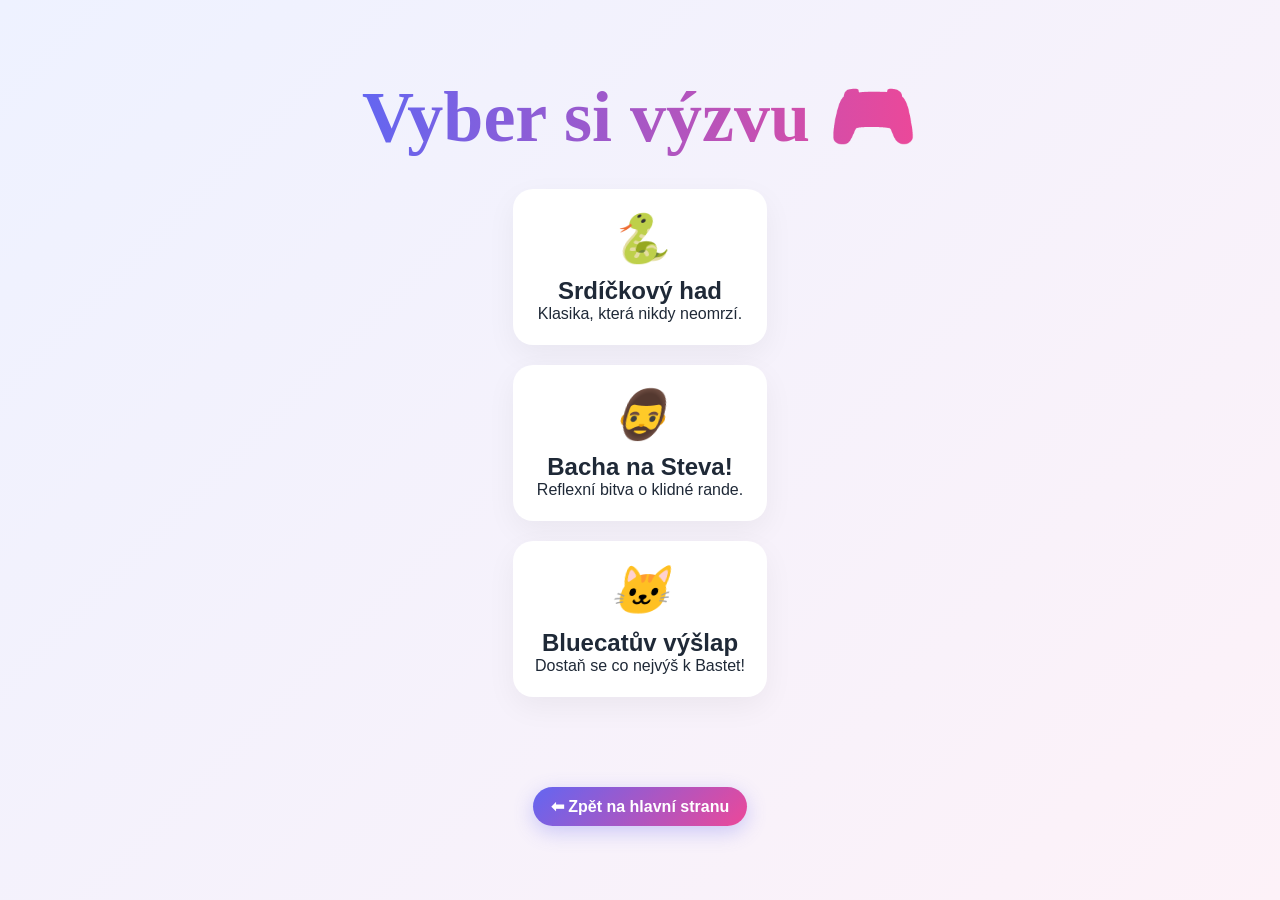
<file: hra.html>
<!DOCTYPE html>
<html lang="cs">
<head>
    <meta charset="UTF-8">
    <meta name="viewport" content="width=device-width, initial-scale=1.0">
    <title>Herní Doupě 🎮</title>
    <link rel="stylesheet" href="styles.css">
    <style>
        .game-grid {
            display: grid; grid-template-columns: 1fr; gap: 20px;
            padding: 20px; max-width: 500px; margin: 0 auto;
        }
        .game-card {
            background: white; border-radius: 20px; padding: 20px;
            text-align: center; text-decoration: none; color: inherit;
            box-shadow: 0 10px 30px rgba(0,0,0,0.05);
            transition: 0.3s; border: 2px solid transparent;
        }
        .game-card:hover { transform: translateY(-5px); border-color: #ec4899; }
        .game-card i { font-size: 3rem; display: block; margin-bottom: 10px; }
        body.dark-mode .game-card { background: #1e293b; }
    </style>
</head>
<body class="hub-page">
    <h1 class="hub-title">Vyber si výzvu 🎮</h1>
    
    <div class="game-grid">
        <a href="hra-had.html" class="game-card">
            <i>🐍</i>
            <h2>Srdíčkový had</h2>
            <p>Klasika, která nikdy neomrzí.</p>
        </a>
        <a href="hra-steve.html" class="game-card">
            <i>🧔‍♂️</i>
            <h2>Bacha na Steva!</h2>
            <p>Reflexní bitva o klidné rande.</p>
        </a>
        <a href="hra-skok.html" class="game-card">
            <i>🐱</i>
            <h2>Bluecatův výšlap</h2>
            <p>Dostaň se co nejvýš k Bastet!</p>
        </a>
    </div>

    <div style="text-align: center; margin-top: 30px;">
        <a href="index.html" class="btn">⬅ Zpět na hlavní stranu</a>
    </div>
    <script src="app.js"></script>
</body>
</html>
</file>
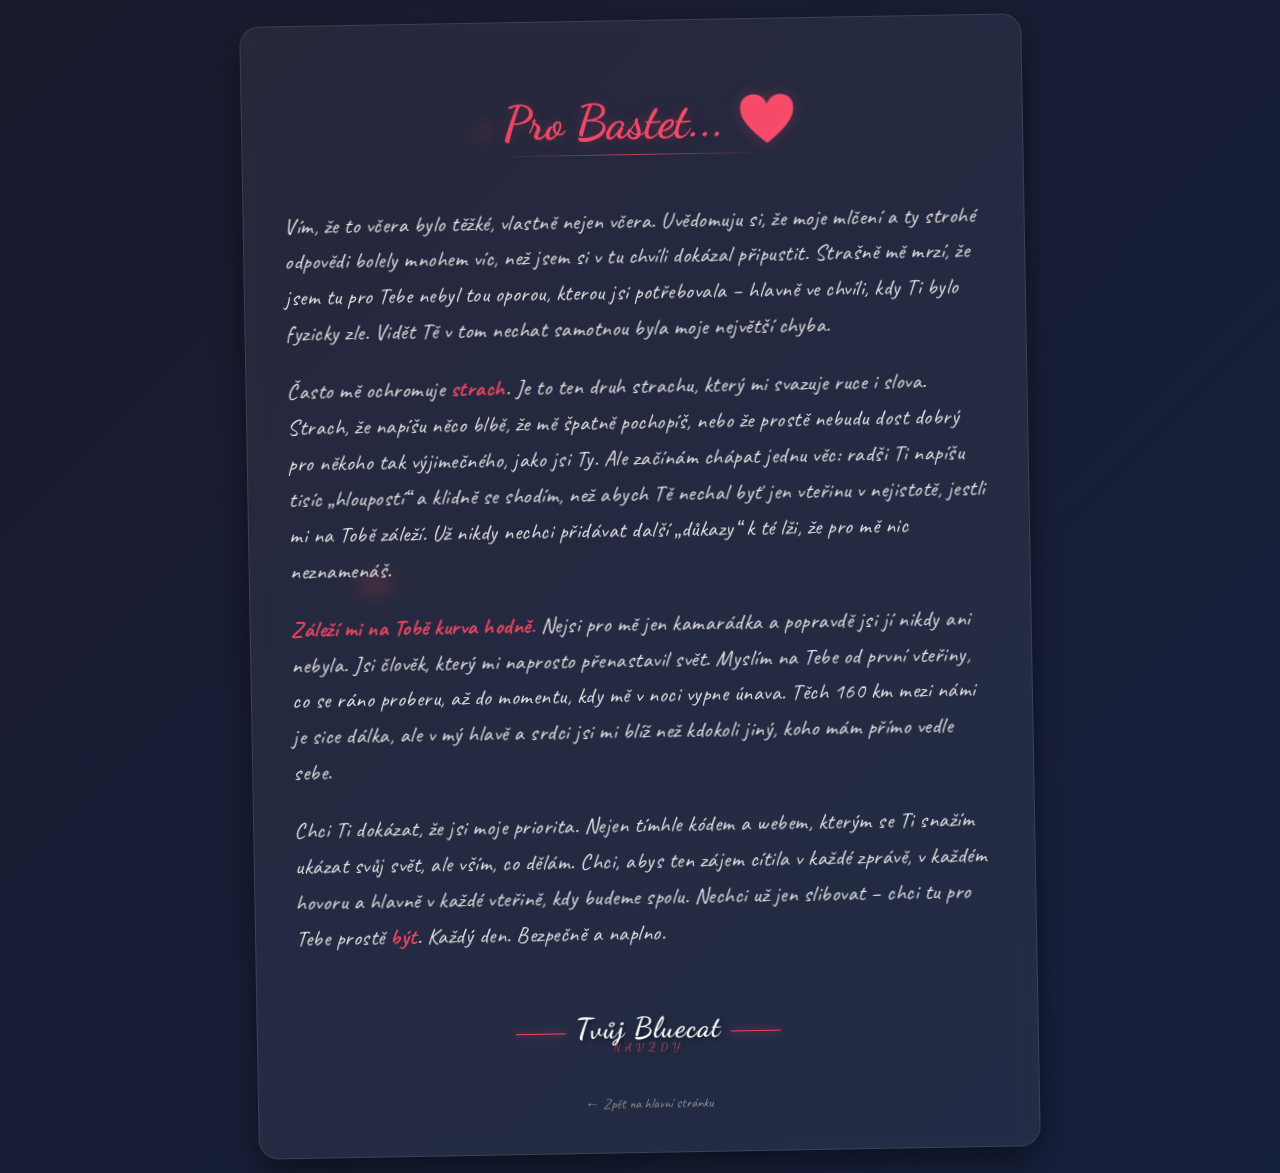
<file: vyznani.html>
<!DOCTYPE html>
<html lang="cs">
<head>
    <meta charset="UTF-8">
    <link href="https://fonts.googleapis.com/css2?family=Caveat:wght@400;700&family=Dancing+Script:wght@400;700&display=swap" rel="stylesheet">
    <meta name="viewport" content="width=device-width, initial-scale=1.0">
    <title>Pro Tebe, Bastet</title>
    <style>
        body {
            margin: 0;
            padding: 0;
            background: linear-gradient(135deg, #1a1a2e 0%, #16213e 100%);
            color: #fff;
            font-family: 'Segoe UI', Tahoma, Geneva, Verdana, sans-serif;
            display: flex;
            justify-content: center;
            align-items: center;
            min-height: 100vh;

            font-family: 'Caveat', cursive;
        }
        .container {
            max-width: 700px;
            background: rgba(255, 255, 255, 0.05);
            padding: 40px;
            border-radius: 20px;
            backdrop-filter: blur(10px);
            border: 1px solid rgba(255, 255, 255, 0.1);
            box-shadow: 0 15px 35px rgba(0,0,0,0.5);
            text-align: center;
            position: relative;
            margin: 20px;
            z-index: 2;
            transform: rotate(-1deg);
        }
        h1 {
            color: #e94560;
            font-size: 3em;
            margin-bottom: 30px;
            font-family: 'Dancing Script', cursive;
            position: relative;
            display: inline-block;
            /* Animovaný gradient v textu */
            background: linear-gradient(to right, #e94560, #ff4d6d, #e94560);
            background-size: 200% auto;
            -webkit-background-clip: text;
            -webkit-text-fill-color: transparent;
            animation: shine 3s linear infinite;
            text-shadow: 0 0 15px rgba(233, 69, 96, 0.3);
        }

        /* Ozdobné linky vedle nadpisu */
        h1::before, h1::after {
            content: " ✨ ";
            font-size: 0.5em;
            vertical-align: middle;
            opacity: 0.8;
        }

        /* Spodní ozdobná linka */
        h1::after {
            content: "";
            position: absolute;
            bottom: -5px;
            left: 10%;
            width: 80%;
            height: 1px;
            background: linear-gradient(90deg, transparent, #e94560, transparent);
        }

        /* Animace pro lesk textu */
        @keyframes shine {
            to { background-position: 200% center; }
        }
        .letter {
            text-align: left;
            line-height: 1.6;
            /* Fonty tohoto typu bývají opticky menší, tak ho trochu zvětšíme */
            font-size: 1.4em; 
            color: #e0e0e0;
            /* Trochu rozvolníme písmo pro přirozenější vzhled */
            letter-spacing: 0.5px;
        }
        .highlight {
            color: #e94560;
            font-weight: bold;
        }
        .signature-container {
            margin-top: 50px;
            position: relative;
        }

        .special-signature {
            cursor: pointer;
            font-family: 'Dancing Script', cursive;
            font-size: 1.8em;
            font-weight: 700;
            color: #fff;
            background: none; /* Odstraníme nudné pozadí tlačítka */
            border: none;
            position: relative;
            padding: 10px 40px;
            transition: all 0.5s cubic-bezier(0.4, 0, 0.2, 1);
            text-shadow: 2px 2px 4px rgba(0, 0, 0, 0.5);
            letter-spacing: 1px;
        }

        /* Ozdobné linky okolo jména */
        .special-signature::before, 
        .special-signature::after {
            content: "";
            position: absolute;
            width: 50px;
            height: 1px;
            background: #e94560;
            top: 50%;
            transition: all 0.5s ease;
            box-shadow: 0 0 8px #e94560;
        }

        .special-signature::before {
            left: -20px;
        }

        .special-signature::after {
            right: -20px;
        }

        /* Efekt při najetí myší */
        .special-signature:hover {
            transform: scale(1.1) rotate(2deg);
            color: #e94560;
            text-shadow: 0 0 15px rgba(233, 69, 96, 0.8);
        }

        .special-signature:hover::before {
            left: -40px;
            width: 80px;
            background: #fff;
        }

        .special-signature:hover::after {
            right: -40px;
            width: 80px;
            background: #fff;
        }

        /* Malý detail pod jménem */
        .signature-sub {
            display: block;
            font-size: 0.4em;
            text-transform: uppercase;
            letter-spacing: 4px;
            margin-top: -5px;
            opacity: 0.6;
            color: #e94560;
        }
        .back-btn {
            display: block;
            margin-top: 30px;
            color: #888;
            text-decoration: none;
            font-size: 0.9em;
        }
        /* Fullscreen heart effect */
        #huge-heart {
            position: fixed;
            top: 50%;
            left: 50%;
            transform: translate(-50%, -50%) scale(0);
            font-size: 500px;
            z-index: 100;
            transition: transform 0.8s cubic-bezier(0.175, 0.885, 0.32, 1.275);
            pointer-events: none;
            opacity: 0;
        }
        #huge-heart.active {
            transform: translate(-50%, -50%) scale(1);
            opacity: 1;
        }
        .overlay-message {
            position: fixed;
            top: 65%;
            left: 50%;
            transform: translate(-50%, -50%);
            z-index: 101;
            font-size: 2.5em;
            font-weight: bold;
            color: white;
            text-shadow: 0 0 20px black;
            opacity: 0;
            transition: 1s ease-in;
            text-align: center;
            width: 100%;
            pointer-events: none;
        }
        .overlay-message.active {
            opacity: 1;
        }
        .heart {
            position: absolute;
            color: #e94560;
            opacity: 0.3;
            animation: float 6s infinite ease-in;
            z-index: 1;
        }
        @keyframes float {
            0% { transform: translateY(100vh) rotate(0deg); opacity: 1; }
            100% { transform: translateY(-10vh) rotate(360deg); opacity: 0; }
        }

        /* Kontejner pro vzkaz po explozi */
        #final-message {
            position: fixed;
            top: 50%;
            left: 50%;
            transform: translate(-50%, -50%);
            text-align: center;
            z-index: 200;
            display: none;
            width: 90%;
        }

        .typing-text {
            font-family: 'Dancing Script', cursive;
            font-size: 3.5em;
            color: #fff;
            text-shadow: 0 0 20px #e94560, 0 0 40px #e94560;
            margin: 0;
        }

        /* Animace pro zmizení dopisu */
        .fade-out {
            opacity: 0;
            transform: scale(0.9) translateY(-20px) !important;
            transition: all 1.5s ease-in-out;
            pointer-events: none;
        }

        /* Styl pro částice exploze */
        .particle {
            position: fixed;
            pointer-events: none;
            z-index: 150;
            font-size: 20px;
        }
    </style>
</head>
<body>
    <div id="huge-heart">❤️</div>
    <div id="overlay-msg" class="overlay-message">Miluju Tě!</div>

    <div class="container" id="main-container">
        <h1>Pro Bastet... ❤️</h1>
        <div class="letter">
            <p>Vím, že to včera bylo těžké, vlastně nejen včera. Uvědomuju si, že moje mlčení a ty strohé odpovědi bolely mnohem víc, než jsem si v tu chvíli dokázal připustit. Strašně mě mrzí, že jsem tu pro Tebe nebyl tou oporou, kterou jsi potřebovala – hlavně ve chvíli, kdy Ti bylo fyzicky zle. Vidět Tě v tom nechat samotnou byla moje největší chyba.</p>

            <p>Často mě ochromuje <span class="highlight">strach</span>. Je to ten druh strachu, který mi svazuje ruce i slova. Strach, že napíšu něco blbě, že mě špatně pochopíš, nebo že prostě nebudu dost dobrý pro někoho tak výjimečného, jako jsi Ty. Ale začínám chápat jednu věc: radši Ti napíšu tisíc „hloupostí“ a klidně se shodím, než abych Tě nechal byť jen vteřinu v nejistotě, jestli mi na Tobě záleží. Už nikdy nechci přidávat další „důkazy“ k té lži, že pro mě nic neznamenáš.</p>

            <p><span class="highlight">Záleží mi na Tobě kurva hodně.</span> Nejsi pro mě jen kamarádka a popravdě jsi jí nikdy ani nebyla. Jsi člověk, který mi naprosto přenastavil svět. Myslím na Tebe od první vteřiny, co se ráno proberu, až do momentu, kdy mě v noci vypne únava. Těch 160 km mezi námi je sice dálka, ale v mý hlavě a srdci jsi mi blíž než kdokoli jiný, koho mám přímo vedle sebe.</p>

            <p>Chci Ti dokázat, že jsi moje priorita. Nejen tímhle kódem a webem, kterým se Ti snažím ukázat svůj svět, ale vším, co dělám. Chci, abys ten zájem cítila v každé zprávě, v každém hovoru a hlavně v každé vteřině, kdy budeme spolu. Nechci už jen slibovat – chci tu pro Tebe prostě <span class="highlight">být</span>. Každý den. Bezpečně a naplno.</p>
        </div>
        
        <div class="signature-container">
            <button class="special-signature" onclick="startSpecialEffect()">
                Tvůj Bluecat
                <span class="signature-sub">navždy</span>
            </button>
        </div>
        
        <a href="index.html" class="back-btn">← Zpět na hlavní stránku</a>
    </div>

    <script>
        function createHeart() {
            const heart = document.createElement('div');
            heart.classList.add('heart');
            heart.innerHTML = '❤️';
            heart.style.left = Math.random() * 100 + 'vw';
            heart.style.animationDuration = Math.random() * 3 + 3 + 's';
            heart.style.fontSize = Math.random() * 20 + 10 + 'px';
            document.body.appendChild(heart);
            setTimeout(() => heart.remove(), 6000);
        }
        
        // Původní mírné sněžení srdíček na pozadí
        setInterval(createHeart, 600);

        function startSpecialEffect() {
            const container = document.getElementById('main-container');
            const finalMsgContainer = document.getElementById('final-message');
            const typingSpan = document.querySelector('.typing-text');
            
            // 1. Zmizení dopisu
            container.classList.add('fade-out');

            // 2. Exploze srdíček z místa kliknutí
            const rect = event.target.getBoundingClientRect();
            const centerX = rect.left + rect.width / 2;
            const centerY = rect.top + rect.height / 2;

            for (let i = 0; i < 100; i++) {
                setTimeout(() => createParticle(centerX, centerY), i * 10);
            }

            // 3. Zobrazení finálního vzkazu
            setTimeout(() => {
                container.style.display = 'none';
                finalMsgContainer.style.display = 'block';
                typeWriter("Jsi pro mě vším...", typingSpan);
            }, 1000);
        }

        function createParticle(x, y) {
            const p = document.createElement('div');
            p.classList.add('particle');
            const hearts = ['❤️', '💖', '✨', '🌸', '🐱'];
            p.innerHTML = hearts[Math.floor(Math.random() * hearts.length)];
            p.style.left = x + 'px';
            p.style.top = y + 'px';
            document.body.appendChild(p);

            const angle = Math.random() * Math.PI * 2;
            const velocity = Math.random() * 12 + 5;
            const vx = Math.cos(angle) * velocity;
            const vy = Math.sin(angle) * velocity;
            let posX = x;
            let posY = y;
            let opacity = 1;

            const anim = setInterval(() => {
                posX += vx;
                posY += vy;
                opacity -= 0.01;
                p.style.left = posX + 'px';
                p.style.top = posY + 'px';
                p.style.opacity = opacity;
                p.style.transform = `scale(${opacity * 1.5}) rotate(${posX}deg)`;

                if (opacity <= 0) {
                    clearInterval(anim);
                    p.remove();
                }
            }, 16);
        }

        function typeWriter(text, element) {
            let i = 0;
            element.innerHTML = '';
            const timer = setInterval(() => {
                if (i < text.length) {
                    element.innerHTML += text.charAt(i);
                    i++;
                } else {
                    clearInterval(timer);
                }
            }, 150);
        }
    </script>
</body>
<div id="final-message">
        <h2 class="typing-text"></h2>
    </div>
</html>
</file>
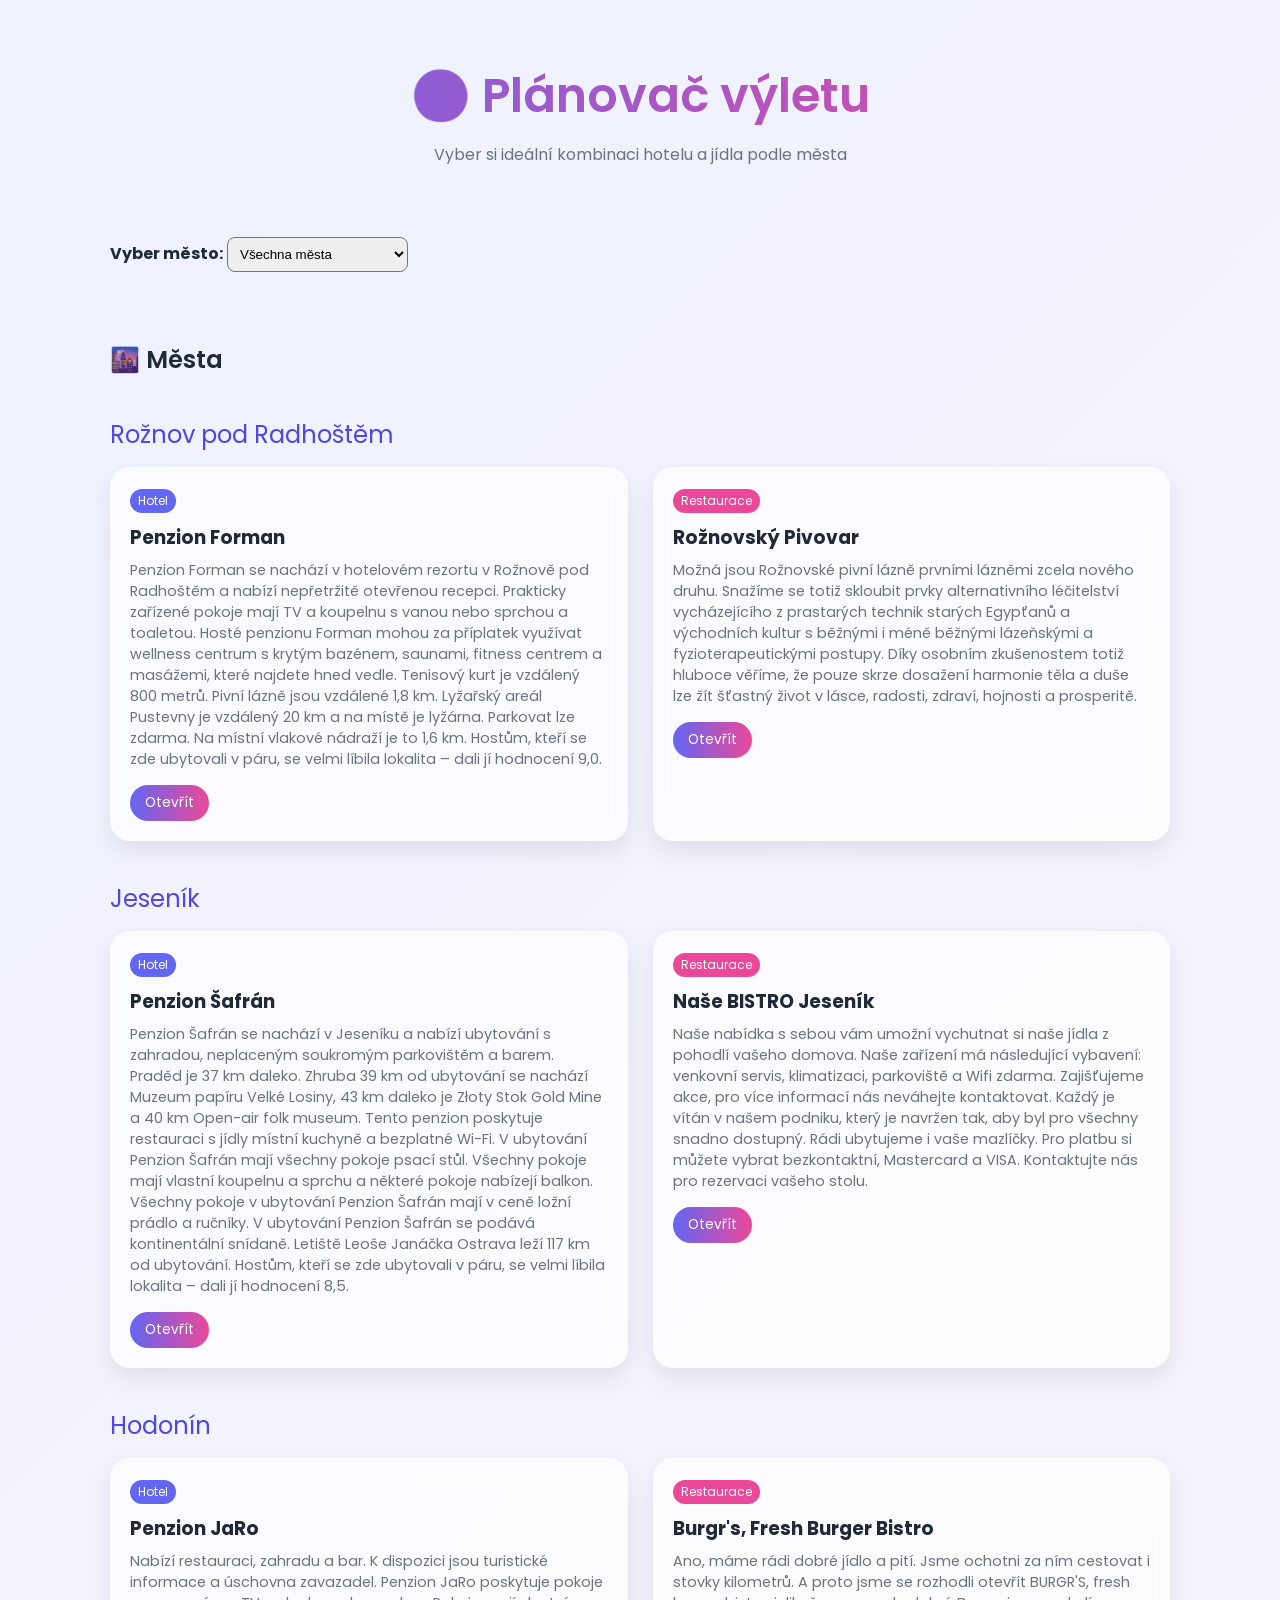
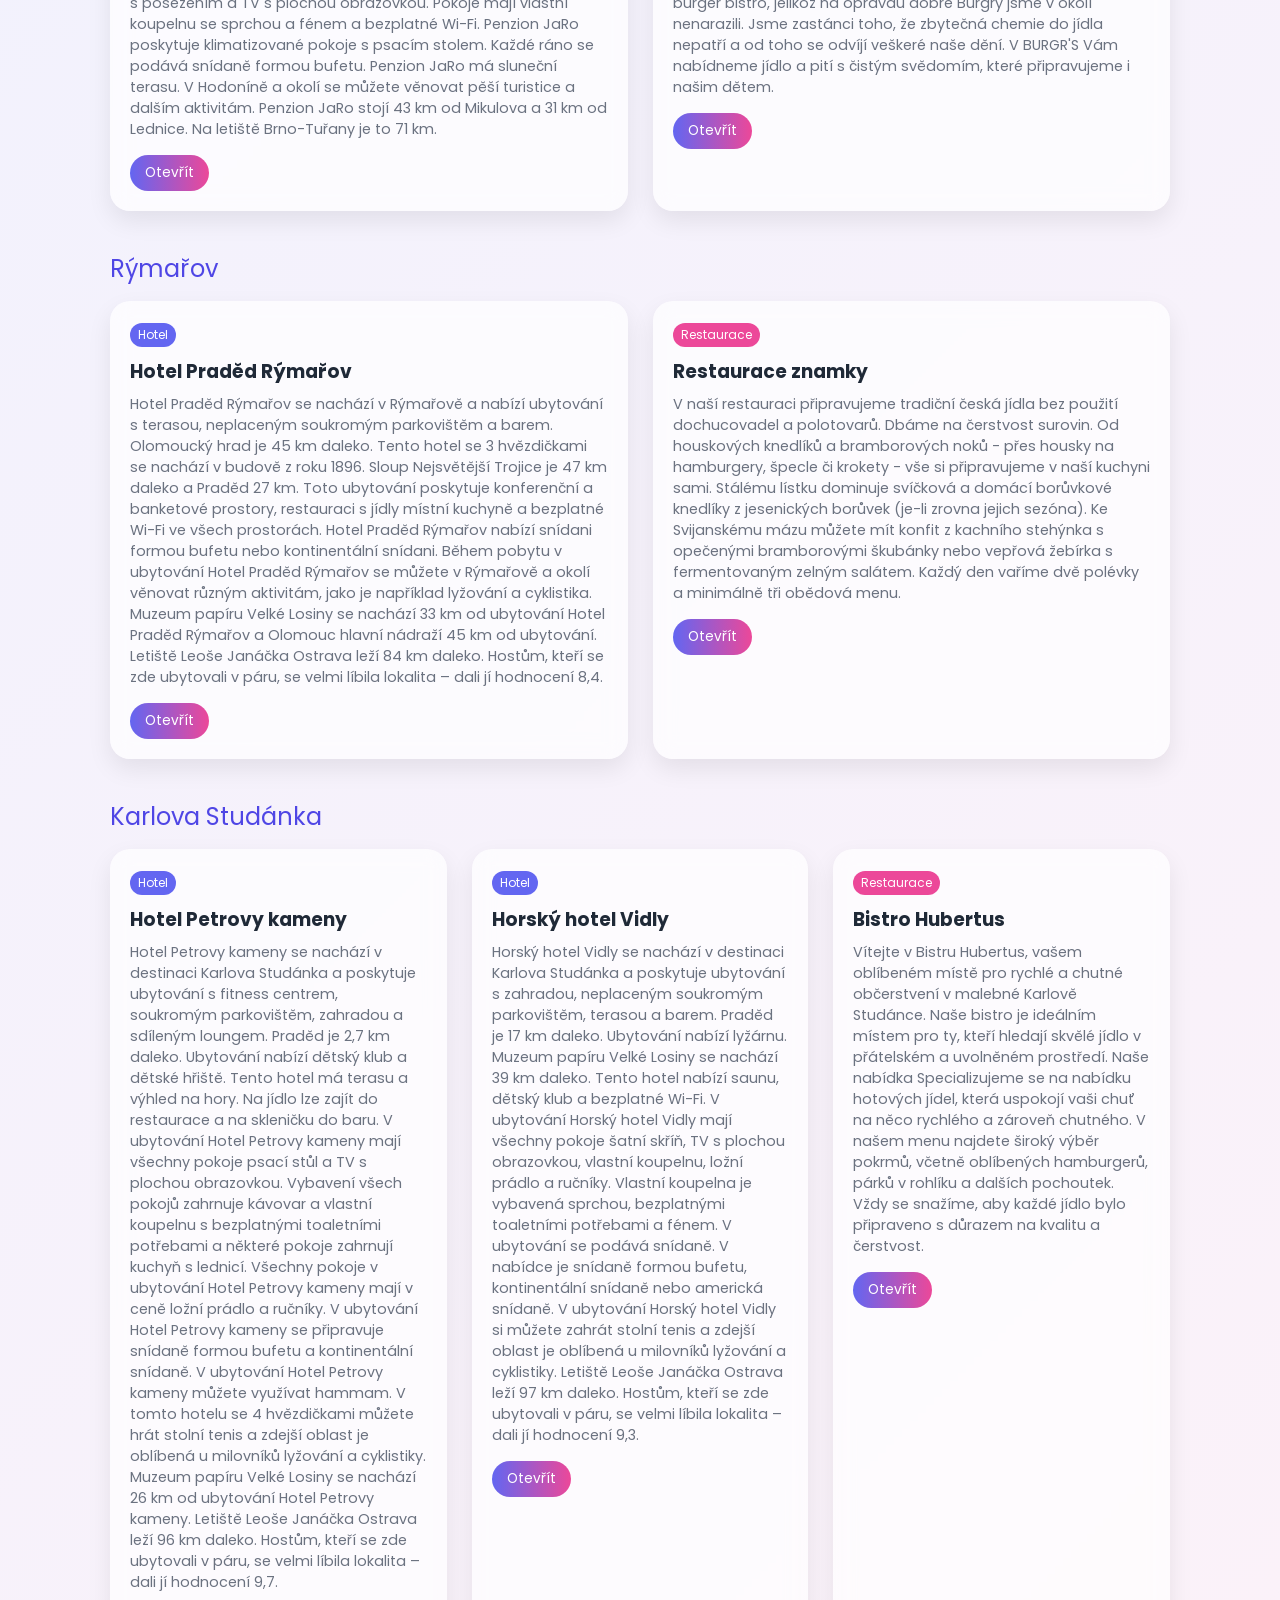
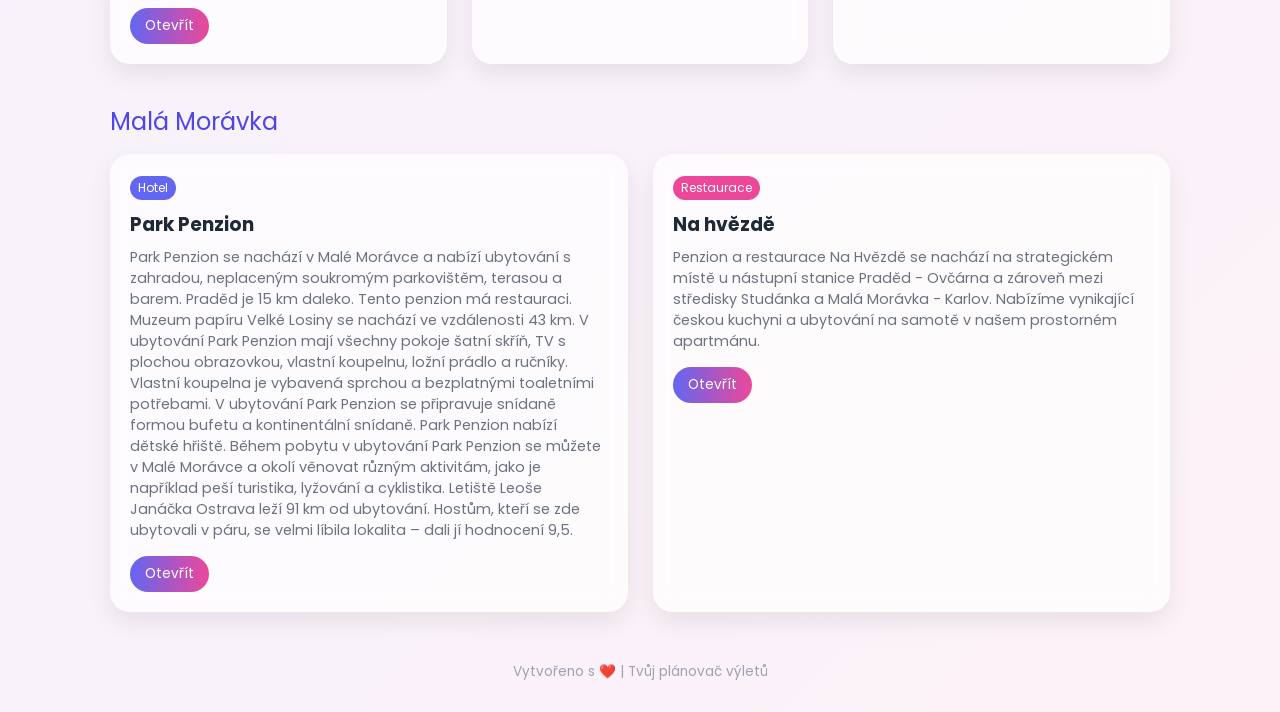
<file: Výlet.html>
<!DOCTYPE html>
<html lang="cs">
<head>
  <meta charset="UTF-8">
  <meta name="viewport" content="width=device-width, initial-scale=1.0">
  <title>Plánovač výletů</title>

  <link href="https://fonts.googleapis.com/css2?family=Poppins:wght@300;400;600&display=swap" rel="stylesheet">

  <style>
    * { box-sizing: border-box; margin: 0; padding: 0; }

    body {
      font-family: 'Poppins', sans-serif;
      background: linear-gradient(135deg, #eef2ff, #fdf2f8);
      color: #1f2937;
    }

    header { text-align: center; padding: 60px 20px 40px; }

    header h1 {
      font-size: 3rem;
      font-weight: 600;
      background: linear-gradient(90deg, #6366f1, #ec4899);
      -webkit-background-clip: text;
      -webkit-text-fill-color: transparent;
    }

    header p { margin-top: 10px; color: #6b7280; }

    .container { max-width: 1100px; margin: auto; padding: 20px; }

    h2 { margin: 50px 0 15px; font-weight: 600; }

    .city-title {
      margin-top: 40px;
      font-size: 1.5rem;
      color: #4f46e5;
    }

    .grid {
      display: grid;
      grid-template-columns: repeat(auto-fit, minmax(260px, 1fr));
      gap: 25px;
      margin-top: 15px;
    }

    .card {
      background: rgba(255, 255, 255, 0.7);
      backdrop-filter: blur(10px);
      border-radius: 20px;
      padding: 20px;
      box-shadow: 0 10px 25px rgba(0,0,0,0.08);
      transition: 0.3s ease;
    }

    .card:hover { transform: translateY(-8px) scale(1.02); }

    .card h3 { margin-bottom: 8px; }

    .city-label {
      font-size: 0.75rem;
      color: white;
      display: inline-block;
      padding: 3px 8px;
      border-radius: 999px;
      margin-bottom: 10px;
    }

    .tag-hotel {
      background: #6366f1;
    }

    .tag-restaurant {
      background: #ec4899;
    }

    .card p { color: #6b7280; font-size: 0.9rem; margin-bottom: 15px; }

    .card a {
      display: inline-block;
      padding: 8px 15px;
      border-radius: 999px;
      background: linear-gradient(90deg, #6366f1, #ec4899);
      color: white;
      text-decoration: none;
      font-size: 0.85rem;
    }

    footer { text-align: center; padding: 30px; color: #9ca3af; font-size: 0.85rem; }
  </style>
</head>
<body>

<header>
  <h1>🌍 Plánovač výletu</h1>
  <p>Vyber si ideální kombinaci hotelu a jídla podle města</p>
</header>

<div class="container">

  <label for="citySelect"><strong>Vyber město:</strong></label>
  <select id="citySelect" style="margin:10px 0 20px;padding:8px;border-radius:8px;">
    <option value="all">Všechna města</option>
  </select>

  <h2>🌆 Města</h2>
  <div id="cities"></div>
  <div id="restaurants"></div>

</div>

<footer>
  Vytvořeno s ❤️ | Tvůj plánovač výletů
</footer>

<script>
  const data = {
    hotels: [
      { name: "Penzion Forman", city: "Rožnov pod Radhoštěm", link: "https://www.booking.com/Share-q7P8Cz", description: "Penzion Forman se nachází v hotelovém rezortu v Rožnově pod Radhoštěm a nabízí nepřetržitě otevřenou recepci. Prakticky zařízené pokoje mají TV a koupelnu s vanou nebo sprchou a toaletou. Hosté penzionu Forman mohou za příplatek využívat wellness centrum s krytým bazénem, saunami, fitness centrem a masážemi, které najdete hned vedle. Tenisový kurt je vzdálený 800 metrů. Pivní lázně jsou vzdálené 1,8 km. Lyžařský areál Pustevny je vzdálený 20 km a na místě je lyžárna. Parkovat lze zdarma. Na místní vlakové nádraží je to 1,6 km. Hostům, kteří se zde ubytovali v páru, se velmi líbila lokalita – dali jí hodnocení 9,0." },
      { name: "Penzion Šafrán", city: "Jeseník", link: "https://www.booking.com/Share-sRVQ4k", description: "Penzion Šafrán se nachází v Jeseníku a nabízí ubytování s zahradou, neplaceným soukromým parkovištěm a barem. Praděd je 37 km daleko. Zhruba 39 km od ubytování se nachází Muzeum papíru Velké Losiny, 43 km daleko je Złoty Stok Gold Mine a 40 km Open-air folk museum. Tento penzion poskytuje restauraci s jídly místní kuchyně a bezplatné Wi-Fi. V ubytování Penzion Šafrán mají všechny pokoje psací stůl. Všechny pokoje mají vlastní koupelnu a sprchu a některé pokoje nabízejí balkon. Všechny pokoje v ubytování Penzion Šafrán mají v ceně ložní prádlo a ručníky. V ubytování Penzion Šafrán se podává kontinentální snídaně. Letiště Leoše Janáčka Ostrava leží 117 km od ubytování. Hostům, kteří se zde ubytovali v páru, se velmi líbila lokalita – dali jí hodnocení 8,5." },
      { name: "Penzion JaRo", city: "Hodonín", link: "https://www.booking.com/Share-lUMZYz", description: "Nabízí restauraci, zahradu a bar. K dispozici jsou turistické informace a úschovna zavazadel. Penzion JaRo poskytuje pokoje s posezením a TV s plochou obrazovkou. Pokoje mají vlastní koupelnu se sprchou a fénem a bezplatné Wi-Fi. Penzion JaRo poskytuje klimatizované pokoje s psacím stolem. Každé ráno se podává snídaně formou bufetu. Penzion JaRo má sluneční terasu. V Hodoníně a okolí se můžete věnovat pěší turistice a dalším aktivitám. Penzion JaRo stojí 43 km od Mikulova a 31 km od Lednice. Na letiště Brno-Tuřany je to 71 km." },
      { name: "Hotel Praděd Rýmařov", city: "Rýmařov", link: "https://www.booking.com/Share-GRiDkX", description: "Hotel Praděd Rýmařov se nachází v Rýmařově a nabízí ubytování s terasou, neplaceným soukromým parkovištěm a barem. Olomoucký hrad je 45 km daleko. Tento hotel se 3 hvězdičkami se nachází v budově z roku 1896. Sloup Nejsvětější Trojice je 47 km daleko a Praděd 27 km. Toto ubytování poskytuje konferenční a banketové prostory, restauraci s jídly místní kuchyně a bezplatné Wi-Fi ve všech prostorách. Hotel Praděd Rýmařov nabízí snídani formou bufetu nebo kontinentální snídani. Během pobytu v ubytování Hotel Praděd Rýmařov se můžete v Rýmařově a okolí věnovat různým aktivitám, jako je například lyžování a cyklistika. Muzeum papíru Velké Losiny se nachází 33 km od ubytování Hotel Praděd Rýmařov a Olomouc hlavní nádraží 45 km od ubytování. Letiště Leoše Janáčka Ostrava leží 84 km daleko. Hostům, kteří se zde ubytovali v páru, se velmi líbila lokalita – dali jí hodnocení 8,4." },
      { name: "Hotel Petrovy kameny", city: "Karlova Studánka", link: "https://www.booking.com/Share-4kqpb7", description: "Hotel Petrovy kameny se nachází v destinaci Karlova Studánka a poskytuje ubytování s fitness centrem, soukromým parkovištěm, zahradou a sdíleným loungem. Praděd je 2,7 km daleko. Ubytování nabízí dětský klub a dětské hřiště. Tento hotel má terasu a výhled na hory. Na jídlo lze zajít do restaurace a na skleničku do baru. V ubytování Hotel Petrovy kameny mají všechny pokoje psací stůl a TV s plochou obrazovkou. Vybavení všech pokojů zahrnuje kávovar a vlastní koupelnu s bezplatnými toaletními potřebami a některé pokoje zahrnují kuchyň s lednicí. Všechny pokoje v ubytování Hotel Petrovy kameny mají v ceně ložní prádlo a ručníky. V ubytování Hotel Petrovy kameny se připravuje snídaně formou bufetu a kontinentální snídaně. V ubytování Hotel Petrovy kameny můžete využívat hammam. V tomto hotelu se 4 hvězdičkami můžete hrát stolní tenis a zdejší oblast je oblíbená u milovníků lyžování a cyklistiky. Muzeum papíru Velké Losiny se nachází 26 km od ubytování Hotel Petrovy kameny. Letiště Leoše Janáčka Ostrava leží 96 km daleko. Hostům, kteří se zde ubytovali v páru, se velmi líbila lokalita – dali jí hodnocení 9,7." },
      { name: "Horský hotel Vidly", city: "Karlova Studánka", link: "https://www.booking.com/Share-wpxaxsp", description: "Horský hotel Vidly se nachází v destinaci Karlova Studánka a poskytuje ubytování s zahradou, neplaceným soukromým parkovištěm, terasou a barem. Praděd je 17 km daleko. Ubytování nabízí lyžárnu. Muzeum papíru Velké Losiny se nachází 39 km daleko. Tento hotel nabízí saunu, dětský klub a bezplatné Wi-Fi. V ubytování Horský hotel Vidly mají všechny pokoje šatní skříň, TV s plochou obrazovkou, vlastní koupelnu, ložní prádlo a ručníky. Vlastní koupelna je vybavená sprchou, bezplatnými toaletními potřebami a fénem. V ubytování se podává snídaně. V nabídce je snídaně formou bufetu, kontinentální snídaně nebo americká snídaně. V ubytování Horský hotel Vidly si můžete zahrát stolní tenis a zdejší oblast je oblíbená u milovníků lyžování a cyklistiky. Letiště Leoše Janáčka Ostrava leží 97 km daleko. Hostům, kteří se zde ubytovali v páru, se velmi líbila lokalita – dali jí hodnocení 9,3." },
      { name: "Park Penzion", city: "Malá Morávka", link: "https://www.booking.com/Share-vz9Xr3s", description: "Park Penzion se nachází v Malé Morávce a nabízí ubytování s zahradou, neplaceným soukromým parkovištěm, terasou a barem. Praděd je 15 km daleko. Tento penzion má restauraci. Muzeum papíru Velké Losiny se nachází ve vzdálenosti 43 km. V ubytování Park Penzion mají všechny pokoje šatní skříň, TV s plochou obrazovkou, vlastní koupelnu, ložní prádlo a ručníky. Vlastní koupelna je vybavená sprchou a bezplatnými toaletními potřebami. V ubytování Park Penzion se připravuje snídaně formou bufetu a kontinentální snídaně. Park Penzion nabízí dětské hřiště. Během pobytu v ubytování Park Penzion se můžete v Malé Morávce a okolí věnovat různým aktivitám, jako je například peší turistika, lyžování a cyklistika. Letiště Leoše Janáčka Ostrava leží 91 km od ubytování. Hostům, kteří se zde ubytovali v páru, se velmi líbila lokalita – dali jí hodnocení 9,5." }
    ],
    restaurants: [
      { name: "Rožnovský Pivovar", city: "Rožnov pod Radhoštěm", link: "https://www.roznovskepivnilazne.cz/?ved=2ahUKEwiI7LWgvZeUAxU9bPEDHZQUFb0QgU96BAgYEAQ", description: "Možná jsou Rožnovské pivní lázně prvními lázněmi zcela nového druhu. Snažíme se totiž skloubit prvky alternativního léčitelství vycházejícího z prastarých technik starých Egypťanů a východních kultur s běžnými i méně běžnými lázeňskými a fyzioterapeutickými postupy. Díky osobním zkušenostem totiž hluboce věříme, že pouze skrze dosažení harmonie těla a duše lze žít šťastný život v lásce, radosti, zdraví, hojnosti a prosperitě." },
      { name: "Naše BISTRO Jeseník", city: "Jeseník", link: "https://nasebistrojesenik.cz/?lang=cs", description: "Naše nabídka s sebou vám umožní vychutnat si naše jídla z pohodlí vašeho domova. Naše zařízení má následující vybavení: venkovní servis, klimatizaci, parkoviště a Wifi zdarma. Zajišťujeme akce, pro více informací nás neváhejte kontaktovat. Každý je vítán v našem podniku, který je navržen tak, aby byl pro všechny snadno dostupný. Rádi ubytujeme i vaše mazlíčky. Pro platbu si můžete vybrat bezkontaktní, Mastercard a VISA. Kontaktujte nás pro rezervaci vašeho stolu." },
      { name: "Burgr's, Fresh Burger Bistro", city: "Hodonín", link: "https://www.burgrs.eu/?ved=2ahUKEwiD0ZGhv5eUAxWOSfEDHQ21Mr8QgU96BAgbEAQ", description: "Ano, máme rádi dobré jídlo a pití. Jsme ochotni za ním cestovat i stovky kilometrů. A proto jsme se rozhodli otevřít BURGR'S, fresh burger bistro, jelikož na opravdu dobré Burgry jsme v okolí nenarazili. Jsme zastánci toho, že zbytečná chemie do jídla nepatří a od toho se odvíjí veškeré naše dění. V BURGR'S Vám nabídneme jídlo a pití s čistým svědomím, které připravujeme i našim dětem." },
      { name: "Restaurace znamky", city: "Rýmařov", link: "https://restaurace-znamky.cz/", description: "V naší restauraci připravujeme tradiční česká jídla bez použití dochucovadel a polotovarů. Dbáme na čerstvost surovin. Od houskových knedlíků a bramborových noků - přes housky na hamburgery, špecle či krokety - vše si připravujeme v naší kuchyni sami. Stálému lístku dominuje svíčková a domácí borůvkové knedlíky z jesenických borůvek (je-li zrovna jejich sezóna). Ke Svijanskému mázu můžete mít konfit z kachního stehýnka s opečenými bramborovými škubánky nebo vepřová žebírka s fermentovaným zelným salátem. Každý den vaříme dvě polévky a minimálně tři obědová menu." },
      { name: "Bistro Hubertus", city: "Karlova Studánka", link: "https://share.google/5Jhznn3YlDs8U3L6T", description: "Vítejte v Bistru Hubertus, vašem oblíbeném místě pro rychlé a chutné občerstvení v malebné Karlově Studánce. Naše bistro je ideálním místem pro ty, kteří hledají skvělé jídlo v přátelském a uvolněném prostředí. Naše nabídka Specializujeme se na nabídku hotových jídel, která uspokojí vaši chuť na něco rychlého a zároveň chutného. V našem menu najdete široký výběr pokrmů, včetně oblíbených hamburgerů, párků v rohlíku a dalších pochoutek. Vždy se snažíme, aby každé jídlo bylo připraveno s důrazem na kvalitu a čerstvost." },
      { name: "Na hvězdě", city: "Malá Morávka", link: "https://www.nahvezde.cz/", description: "Penzion a restaurace Na Hvězdě se nachází na strategickém místě u nástupní stanice Praděd - Ovčárna a zároveň mezi středisky Studánka a Malá Morávka - Karlov. Nabízíme vynikající českou kuchyni a ubytování na samotě v našem prostorném apartmánu. " }
    ]
  };

  // získání unikátních měst
  function getCities() {
    const all = [...data.hotels, ...data.restaurants];
    return [...new Set(all.map(item => item.city))];
  }

  function groupByCity(items) {
    const grouped = {};
    items.forEach(item => {
      if (!grouped[item.city]) grouped[item.city] = [];
      grouped[item.city].push(item);
    });
    return grouped;
  }

  function renderCities(selectedCity = "all") {
    const container = document.getElementById("cities");
    container.innerHTML = "";

    const cities = getCities();

    cities.forEach(city => {
      if (selectedCity !== "all" && city !== selectedCity) return;

      const cityBlock = document.createElement("div");

      const title = document.createElement("div");
      title.className = "city-title";
      title.textContent = city;

      const grid = document.createElement("div");
      grid.className = "grid";

      const cityHotels = data.hotels.filter(h => h.city === city);
      const cityRestaurants = data.restaurants.filter(r => r.city === city);

      [
        ...cityHotels.map(h => ({...h, type: "hotel"})),
        ...cityRestaurants.map(r => ({...r, type: "restaurant"}))
      ].forEach(item => {
        const card = document.createElement("div");
        card.className = "card";

        const tagClass = item.type === "hotel" ? "tag-hotel" : "tag-restaurant";
        const tagText = item.type === "hotel" ? "Hotel" : "Restaurace";

        card.innerHTML = `
          <div class="city-label ${tagClass}">${tagText}</div>
          <h3>${item.name}</h3>
          <p>${item.description}</p>
          <a href="${item.link}" target="_blank">Otevřít</a>
        `;

        grid.appendChild(card);
      });

      cityBlock.appendChild(title);
      cityBlock.appendChild(grid);
      container.appendChild(cityBlock);
    });
  }

  function init() {
    const select = document.getElementById("citySelect");
    const cities = getCities();

    cities.forEach(city => {
      const option = document.createElement("option");
      option.value = city;
      option.textContent = city;
      select.appendChild(option);
    });

    select.addEventListener("change", () => {
      renderCities(select.value);
    });

    renderCities();
  }

  init();
</script>

</body>
</html>
</file>
<file: styles.css>
/* =========================================
   GLOBÁLNÍ STYLY
   ========================================= */
* { margin: 0; padding: 0; box-sizing: border-box; }
body { font-family: 'Poppins', sans-serif; background: linear-gradient(135deg, #eef2ff, #fdf2f8); min-height: 100vh; color: #1f2937; overflow-x: hidden; transition: background 0.5s, color 0.5s; }
body.dark-mode { background: radial-gradient(circle at 50% -20%, #1e293b, #0f172a, #020617); color: #f1f5f9; }
.hidden { display: none; }

/* 🌟 ANIMACE PRO JEMNÉ PROLNUTÍ */
@keyframes fadeIn {
  from { opacity: 0; transform: translateY(15px); }
  to { opacity: 1; transform: translateY(0); }
}
.fade-in { animation: fadeIn 0.4s ease-out forwards; }

/* =========================================
   TLAČÍTKA
   ========================================= */
.btn { border: none; padding: 10px 18px; border-radius: 999px; background: linear-gradient(135deg, #6366f1, #ec4899); color: white; cursor: pointer; font-weight: 600; box-shadow: 0 6px 20px rgba(99,102,241, .3); transition: .2s; display: inline-block; text-decoration: none; }
.btn:hover { transform: translateY(-2px) scale(1.03); }
.btn-success { background: linear-gradient(135deg, #10b981, #047857); box-shadow: 0 6px 20px rgba(16,185,129, .3); }
.btn-warning { background: linear-gradient(135deg, #f59e0b, #d97706); box-shadow: 0 6px 20px rgba(245,158,11, .3); }
.btn-danger { background: linear-gradient(135deg, #ef4444, #b91c1c); }

/* =========================================
   INDEX.HTML
   ========================================= */
body.hub-page { display: flex; flex-direction: column; align-items: center; justify-content: center; text-align: center; padding: 20px; }
.hub-title { font-family: 'Dancing Script', cursive; font-size: 4.5rem; margin-bottom: 10px; background: linear-gradient(90deg, #6366f1, #ec4899); -webkit-background-clip: text; -webkit-text-fill-color: transparent; }
.hub-subtitle { font-size: 1.2rem; color: #6b7280; margin-bottom: 50px; }
body.dark-mode .hub-subtitle { color: #94a3b8; }
.menu-grid { display: grid; grid-template-columns: repeat(auto-fit, minmax(280px, 1fr)); gap: 30px; max-width: 900px; width: 100%; }
.menu-item { background: rgba(255, 255, 255, 0.7); backdrop-filter: blur(15px); padding: 40px; border-radius: 30px; cursor: pointer; transition: 0.3s; text-decoration: none; color: inherit; box-shadow: 0 10px 25px rgba(0,0,0,0.05); border: 2px solid transparent; display: flex; flex-direction: column; align-items: center; }
body.dark-mode .menu-item { background: rgba(30, 41, 59, 0.7); border: 1px solid rgba(255, 255, 255, 0.1); box-shadow: 0 15px 35px rgba(0,0,0,0.4); }
.menu-item:hover { transform: translateY(-10px); border-color: #ec4899; box-shadow: 0 20px 40px rgba(236, 72, 153, 0.2); }
body.dark-mode .menu-item:hover { border-color: #818cf8; box-shadow: 0 0 20px rgba(99, 102, 241, 0.2); }
.menu-item i { font-size: 3.5rem; margin-bottom: 20px; }
.menu-item h2 { font-size: 1.8rem; margin-bottom: 10px; color: #4f46e5; }
body.dark-mode .menu-item h2 { color: #c7d2fe; }
.menu-item p { font-size: 0.95rem; opacity: 0.8; }
body.hub-page .btn { margin-top: 40px; }

/* =========================================
   VYLETY.HTML
   ========================================= */
header { text-align: center; padding: 40px 20px 10px; }
header h1 { font-size: 3rem; background: linear-gradient(90deg, #6366f1, #ec4899); -webkit-background-clip: text; -webkit-text-fill-color: transparent; }
header p { color: #6b7280; margin-top: 5px; }
body.dark-mode header p { color: #94a3b8; }
.actions { text-align: center; margin: 15px 20px 25px; display: flex; flex-wrap: wrap; justify-content: center; gap: 10px; }
.container { max-width: 1100px; margin: auto; padding: 0 20px 40px; }
.city-title { font-size: 1.8rem; margin-top: 40px; color: #4f46e5; border-bottom: 2px solid rgba(99,102,241,0.2); padding-bottom: 5px; }
body.dark-mode .city-title { color: #818cf8; border-bottom-color: rgba(129, 140, 248, 0.3); }
.card { background: rgba(255,255,255,.6); backdrop-filter: blur(12px); border-radius: 20px; padding: 18px; position: relative; box-shadow: 0 10px 30px rgba(0,0,0,.08); transition: .25s; display: flex; flex-direction: column; }
body.dark-mode .card { background: rgba(30, 41, 59, 0.7); border: 1px solid rgba(255, 255, 255, 0.1); }
.card p { flex-grow: 1; font-size: 0.9rem; margin: 10px 0; }
.card:hover { transform: rotateX(4deg) rotateY(-4deg) translateY(-8px); box-shadow: 0 25px 50px rgba(236,72,153,.25); }
body.dark-mode .card:hover { border-color: #818cf8; box-shadow: 0 0 20px rgba(99, 102, 241, 0.2); }
.grid { display: grid; grid-template-columns: repeat(auto-fit, minmax(260px, 1fr)); gap: 20px; margin-top: 15px; }
.tag { font-size: .7rem; padding: 4px 8px; border-radius: 999px; color: white; display: inline-block; margin-bottom: 6px; }
.hotel { background: #6366f1; } .restaurant { background: #ec4899; }
.rating { font-size: .85rem; margin: 5px 0; } .price { color: #10b981; font-weight: 600; }
.card a { display: inline-block; margin-top: 10px; padding: 10px 14px; border-radius: 999px; background: linear-gradient(135deg, #6366f1, #ec4899); color: white; text-decoration: none; font-weight: 600; box-shadow: 0 6px 15px rgba(99,102,241,.3); font-size: 0.9rem; text-align: center; }
.btn-like { position: absolute; top: 10px; right: 10px; border: none; background: white; border-radius: 999px; padding: 6px 9px; cursor: pointer; z-index: 20; font-size: 1.1rem; box-shadow: 0 2px 5px rgba(0,0,0,0.1); }
body.dark-mode .btn-like { background: #334155; color: white; }
.heart { position: fixed; z-index: 9999; pointer-events: none; animation: float 1s forwards; }
@keyframes float { from { opacity: 1; transform: translateY(0); } to { opacity: 0; transform: translateY(-60px) scale(1.5); } }
.map { margin-top: 10px; border-radius: 15px; overflow: hidden; } iframe { width: 100%; height: 180px; border: 0; }
.panel { margin-top: 30px; padding: 25px; border-radius: 20px; background: rgba(255,255,255,.7); backdrop-filter: blur(10px); box-shadow: 0 10px 30px rgba(0,0,0,.1); }
body.dark-mode .panel { background: rgba(30, 41, 59, 0.7); border: 1px solid rgba(255, 255, 255, 0.1); }
.past-trip { background: rgba(255,255,255,0.4); border-radius: 15px; padding: 15px; margin-bottom: 20px; border-left: 5px solid #ec4899; transition: 0.3s; }
body.dark-mode .past-trip { background: rgba(15, 23, 42, 0.5); border-left-color: #6366f1; }

/* 🌟 STYL PRO DRAG & DROP FOTEK */
.drag-over { border: 2px dashed #ec4899 !important; background: rgba(236,72,153,0.1) !important; }
body.dark-mode .drag-over { border-color: #818cf8 !important; background: rgba(99,102,241,0.2) !important; }

.gallery { display: grid; grid-template-columns: repeat(auto-fill, minmax(120px, 1fr)); gap: 15px; margin-top: 15px; }
.photo-card { position: relative; border-radius: 12px; overflow: hidden; box-shadow: 0 4px 15px rgba(0,0,0,0.1); aspect-ratio: 1; }
.photo-card img { width: 100%; height: 100%; object-fit: cover; display: block; }
.btn-delete-photo { position: absolute; top: 5px; right: 5px; background: rgba(255,0,0,0.8); color: white; border: none; border-radius: 50%; width: 24px; height: 24px; cursor: pointer; font-weight: bold; }

/* =========================================
   PŘIHLAŠOVACÍ OBRAZOVKA
   ========================================= */
#login-overlay {
  position: fixed; top: 0; left: 0; width: 100%; height: 100%;
  background: rgba(255, 255, 255, 0.95);
  backdrop-filter: blur(10px);
  z-index: 10000;
  display: flex; flex-direction: column; align-items: center; justify-content: center;
  transition: 0.5s;
}
body.dark-mode #login-overlay { background: rgba(15, 23, 42, 0.95); }

.login-box {
  background: white; padding: 40px; border-radius: 20px;
  box-shadow: 0 20px 50px rgba(0,0,0,0.1);
  text-align: center; width: 90%; max-width: 400px;
}
body.dark-mode .login-box { background: #1e293b; color: white; box-shadow: 0 20px 50px rgba(0,0,0,0.5); }

.login-input {
  width: 100%; padding: 12px 15px; margin: 10px 0;
  border: 2px solid #e5e7eb; border-radius: 10px;
  font-family: inherit; outline: none; transition: 0.3s;
}
.login-input:focus { border-color: #ec4899; }
body.dark-mode .login-input { background: #334155; border-color: #475569; color: white; }

/* =========================================
   ODPOČET (LOVE COUNTDOWN)
   ========================================= */
.countdown-container {
  background: linear-gradient(135deg, rgba(99,102,241,0.1), rgba(236,72,153,0.1));
  border: 2px solid rgba(236,72,153,0.3);
  padding: 20px; border-radius: 20px; margin-bottom: 40px;
  max-width: 500px; width: 100%;
}
body.dark-mode .countdown-container {
  background: linear-gradient(135deg, rgba(99,102,241,0.2), rgba(236,72,153,0.2));
  border-color: rgba(236,72,153,0.5);
}
.countdown-title { font-size: 1.1rem; color: #ec4899; margin-bottom: 10px; font-weight: 600; }
.countdown-timer { font-size: 2rem; font-weight: bold; color: #4f46e5; font-family: 'Dancing Script', cursive; letter-spacing: 2px; }
body.dark-mode .countdown-timer { color: #c7d2fe; }

/* =========================================
   READ-ONLY MÓD (PRO STEVA A NÁVŠTĚVY)
   ========================================= */
/* Skryje administrátorské prvky, pokud má body třídu readonly-mode */
body.readonly-mode .btn-like,
body.readonly-mode .btn-delete-photo,
body.readonly-mode .admin-only-btn {
  display: none !important;
}

/* Změní kurzor a vypne drag & drop pro hosty */
body.readonly-mode .past-trip {
  pointer-events: none; 
}
/* Aby v minulých výletech stále šlo klikat na fotky (pokud je třeba chceme zvětšit), i když je karta neaktivní */
body.readonly-mode .past-trip .gallery {
  pointer-events: auto;
}

/* Panel pro odhlášení */
.user-panel {
  position: absolute;
  top: 15px;
  right: 20px;
  display: flex;
  align-items: center;
  gap: 10px;
  font-size: 0.9rem;
}

/* =========================================
   USER PANEL & LOGOUT
   ========================================= */
.user-panel {
  position: fixed;
  top: 15px;
  right: 20px;
  background: rgba(255, 255, 255, 0.8);
  backdrop-filter: blur(5px);
  padding: 8px 15px;
  border-radius: 30px;
  display: flex;
  align-items: center;
  gap: 12px;
  font-size: 0.85rem;
  z-index: 999;
  box-shadow: 0 4px 15px rgba(0,0,0,0.05);
  border: 1px solid rgba(236, 72, 153, 0.2);
}

body.dark-mode .user-panel {
  background: rgba(30, 41, 59, 0.8);
  color: white;
  border-color: rgba(236, 72, 153, 0.4);
}

.btn-logout {
  background: #ef4444;
  color: white;
  border: none;
  padding: 4px 10px;
  border-radius: 8px;
  cursor: pointer;
  font-size: 0.75rem;
  transition: 0.3s;
}

.btn-logout:hover {
  background: #dc2626;
  transform: scale(1.05);
}

/* Skrytí panelu v login obrazovce */
#login-overlay ~ .user-panel {
  display: none;
}

body {
  -webkit-tap-highlight-color: transparent;
}

button, a {
  touch-action: manipulation;
}

input[type=range] {
    -webkit-appearance: none;
    background: transparent;
}

input[type=range]::-webkit-slider-runnable-track {
    width: 100%;
    height: 8px;
    background: #e2e8f0;
    border-radius: 4px;
}

body.dark-mode input[type=range]::-webkit-slider-runnable-track {
    background: #475569;
}

input[type=range]::-webkit-slider-thumb {
    -webkit-appearance: none;
    height: 20px;
    width: 20px;
    border-radius: 50%;
    background: #6366f1; /* Indigo barva ladící k webu */
    cursor: pointer;
    margin-top: -6px;
    box-shadow: 0 2px 5px rgba(0,0,0,0.2);
}

input[type=range]:active::-webkit-slider-thumb {
    transform: scale(1.2);
}
</file>
